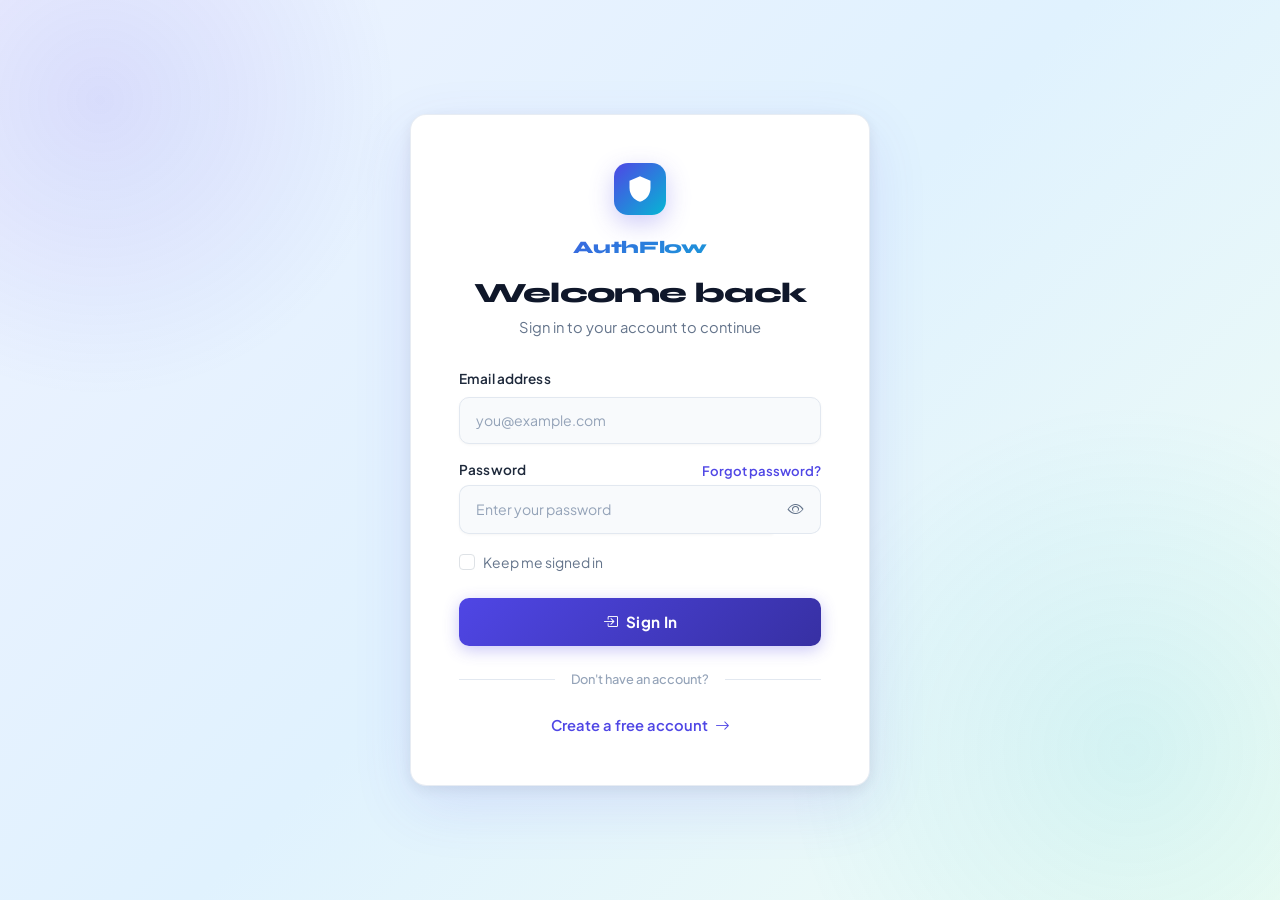
<file: index.html>
<!DOCTYPE html>
<html lang="en">
<head>
  <meta charset="UTF-8" />
  <meta name="viewport" content="width=device-width, initial-scale=1.0" />
  <title>Login – AuthFlow</title>

  <!-- Bootstrap 5 CSS CDN -->
  <link href="https://cdn.jsdelivr.net/npm/bootstrap@5.3.3/dist/css/bootstrap.min.css" rel="stylesheet" />
  <!-- Bootstrap Icons CDN -->
  <link href="https://cdn.jsdelivr.net/npm/bootstrap-icons@1.11.3/font/bootstrap-icons.min.css" rel="stylesheet" />
  <!-- Custom CSS -->
  <link rel="stylesheet" href="styles.css" />
</head>
<body>

<div class="auth-bg">
  <div class="auth-card">

    <!-- Brand -->
    <div class="text-center mb-2">
      <div class="brand-mark mx-auto">
        <svg viewBox="0 0 24 24" xmlns="http://www.w3.org/2000/svg">
          <path d="M12 1L3 5v6c0 5.55 3.84 10.74 9 12 5.16-1.26 9-6.45 9-12V5l-9-4z"/>
        </svg>
      </div>
      <div class="brand-name">AuthFlow</div>
    </div>

    <h1 class="auth-title text-center mt-3">Welcome back</h1>
    <p class="auth-subtitle text-center">Sign in to your account to continue</p>

    <!-- Login Form -->
    <form id="loginForm" novalidate>

      <!-- Email -->
      <div class="mb-3 form-group-animate">
        <label for="email" class="form-label">Email address</label>
        <input
          type="email"
          class="form-control"
          id="email"
          placeholder="you@example.com"
          required
          autocomplete="email"
        />
        <div class="invalid-feedback">Please enter a valid email address.</div>
      </div>

      <!-- Password -->
      <div class="mb-3 form-group-animate">
        <div class="d-flex justify-content-between align-items-center mb-1">
          <label for="password" class="form-label mb-0">Password</label>
          <a href="forgot-password.html" class="auth-link" style="font-size:0.82rem;">Forgot password?</a>
        </div>
        <div class="input-group">
          <input
            type="password"
            class="form-control"
            id="password"
            placeholder="Enter your password"
            required
            autocomplete="current-password"
          />
          <button class="btn btn-outline-secondary" type="button" id="togglePassword" aria-label="Toggle password visibility">
            <i class="bi bi-eye" id="eyeIcon"></i>
          </button>
        </div>
        <div class="invalid-feedback">Password is required.</div>
      </div>

      <!-- Remember Me -->
      <div class="mb-4 form-group-animate">
        <div class="form-check">
          <input class="form-check-input" type="checkbox" id="rememberMe" />
          <label class="form-check-label" for="rememberMe">Keep me signed in</label>
        </div>
      </div>

      <!-- Submit -->
      <div class="form-group-animate">
        <button type="submit" class="btn-primary-custom">
          <i class="bi bi-box-arrow-in-right me-2"></i>Sign In
        </button>
      </div>

    </form>

    <!-- Divider -->
    <div class="auth-divider">
      <span>Don't have an account?</span>
    </div>

    <!-- Register Link -->
    <div class="text-center">
      <a href="register.html" class="auth-link" style="font-size:0.92rem;">
        Create a free account <i class="bi bi-arrow-right ms-1"></i>
      </a>
    </div>

  </div>
</div>

<!-- Bootstrap 5 JS Bundle CDN -->
<script src="https://cdn.jsdelivr.net/npm/bootstrap@5.3.3/dist/js/bootstrap.bundle.min.js"></script>

<script>
  // Password visibility toggle
  const toggleBtn  = document.getElementById('togglePassword');
  const passwordEl = document.getElementById('password');
  const eyeIcon    = document.getElementById('eyeIcon');

  toggleBtn.addEventListener('click', () => {
    const isHidden = passwordEl.type === 'password';
    passwordEl.type = isHidden ? 'text' : 'password';
    eyeIcon.className = isHidden ? 'bi bi-eye-slash' : 'bi bi-eye';
  });

  // Form validation
  const form = document.getElementById('loginForm');
  form.addEventListener('submit', (e) => {
    e.preventDefault();
    if (!form.checkValidity()) {
      form.classList.add('was-validated');
      return;
    }
    // Redirect to dashboard on success
    window.location.href = 'dashboard.html';
  });
</script>

</body>
</html>
</file>
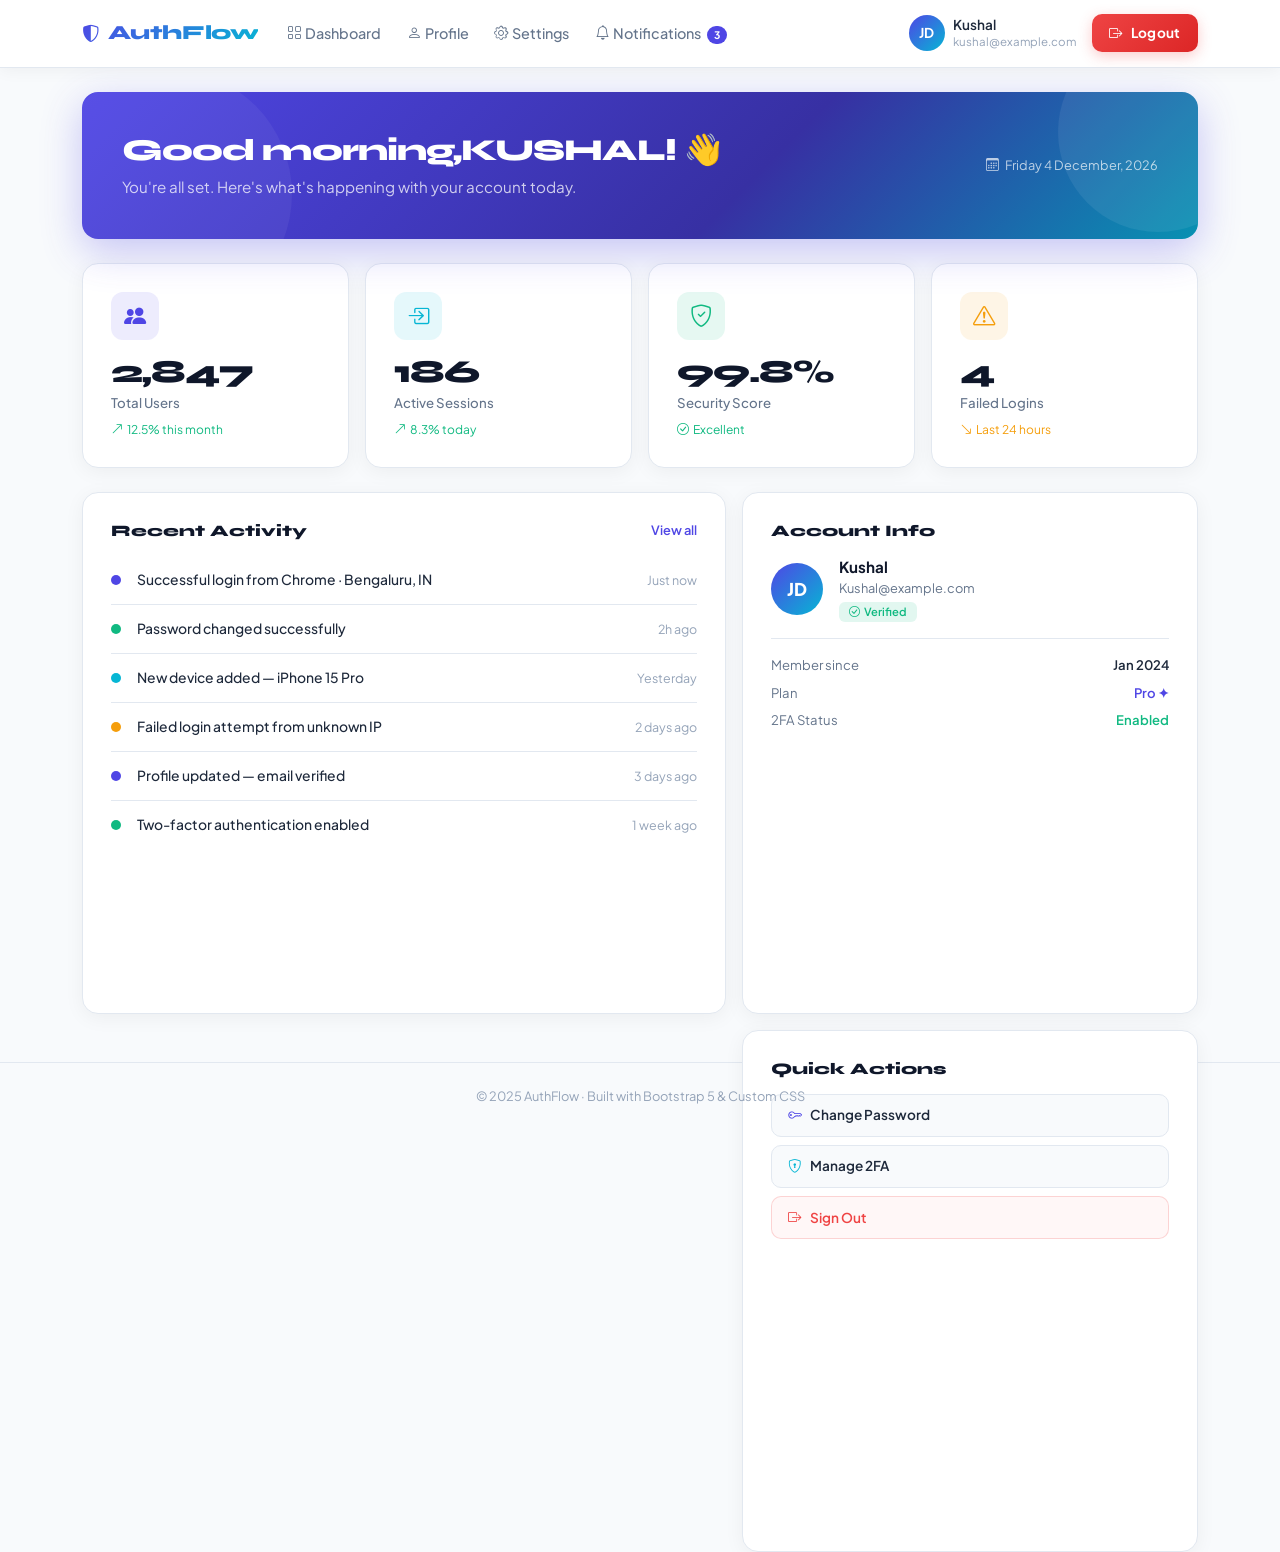
<file: dashboard.html>
<!DOCTYPE html>
<html lang="en">
<head>
  <meta charset="UTF-8" />
  <meta name="viewport" content="width=device-width, initial-scale=1.0" />
  <title>Dashboard – AuthFlow</title>

  <!-- Bootstrap 5 CSS CDN -->
  <link href="https://cdn.jsdelivr.net/npm/bootstrap@5.3.3/dist/css/bootstrap.min.css" rel="stylesheet" />
  <!-- Bootstrap Icons CDN -->
  <link href="https://cdn.jsdelivr.net/npm/bootstrap-icons@1.11.3/font/bootstrap-icons.min.css" rel="stylesheet" />
  <!-- Custom CSS -->
  <link rel="stylesheet" href="styles.css" />
</head>
<body class="dashboard-bg">

<!-- ===== Navbar ===== -->
<nav class="navbar navbar-expand-lg navbar-custom sticky-top">
  <div class="container">

    <!-- Brand -->
    <a class="navbar-brand-custom" href="dashboard.html">
      <i class="bi bi-shield-shaded me-2" style="font-size:1.1rem;"></i>AuthFlow
    </a>

    <!-- Hamburger for mobile -->
    <button
      class="navbar-toggler border-0 shadow-none"
      type="button"
      data-bs-toggle="collapse"
      data-bs-target="#navbarNav"
      aria-controls="navbarNav"
      aria-expanded="false"
      aria-label="Toggle navigation"
    >
      <i class="bi bi-list" style="font-size:1.4rem; color:var(--dark-2);"></i>
    </button>

    <!-- Nav links -->
    <div class="collapse navbar-collapse" id="navbarNav">
      <ul class="navbar-nav me-auto mb-2 mb-lg-0 ms-3">
        <li class="nav-item">
          <a class="nav-link nav-link-custom active" href="dashboard.html">
            <i class="bi bi-grid me-1"></i>Dashboard
          </a>
        </li>
        <li class="nav-item">
          <a class="nav-link nav-link-custom" href="#">
            <i class="bi bi-person me-1"></i>Profile
          </a>
        </li>
        <li class="nav-item">
          <a class="nav-link nav-link-custom" href="#">
            <i class="bi bi-gear me-1"></i>Settings
          </a>
        </li>
        <li class="nav-item">
          <a class="nav-link nav-link-custom" href="#">
            <i class="bi bi-bell me-1"></i>Notifications
            <span class="badge rounded-pill ms-1" style="background:var(--primary); font-size:0.65rem;">3</span>
          </a>
        </li>
      </ul>

      <!-- Right side -->
      <div class="d-flex align-items-center gap-3">
        <!-- Avatar -->
        <div class="d-flex align-items-center gap-2">
          <div style="
            width: 36px; height: 36px;
            background: linear-gradient(135deg, var(--primary), var(--accent));
            border-radius: 50%;
            display: flex; align-items: center; justify-content: center;
            color: white; font-weight: 700; font-size: 0.85rem;
          ">JD</div>
          <div class="d-none d-md-block">
            <div style="font-size:0.85rem; font-weight:600; color:var(--dark-2); line-height:1.2;">Kushal</div>
            <div style="font-size:0.72rem; color:var(--gray-light);">kushal@example.com</div>
          </div>
        </div>

        <!-- Logout button -->
        <a href="index.html" class="btn-danger-custom text-decoration-none" style="display:inline-flex; align-items:center; gap:0.45rem; padding:0.55rem 1.1rem; border-radius:var(--radius-sm); font-size:0.85rem;">
          <i class="bi bi-box-arrow-right"></i>
          <span class="d-none d-sm-inline">Logout</span>
        </a>
      </div>
    </div>

  </div>
</nav>

<!-- ===== Main Content ===== -->
<main class="container py-4">

  <!-- Welcome hero -->
  <div class="welcome-hero mb-4">
    <div class="row align-items-center">
      <div class="col-lg-8">
        <h2 class="mb-2">Good morning,KUSHAL! 👋</h2>
        <p class="mb-0 opacity-75">
          You're all set. Here's what's happening with your account today.
        </p>
      </div>
      <div class="col-lg-4 text-lg-end mt-3 mt-lg-0">
        <div style="font-size:0.8rem; opacity:0.7; position:relative; z-index:1;">
          <i class="bi bi-calendar3 me-1"></i>
          <span id="currentDate"></span>
        </div>
      </div>
    </div>
  </div>

  <!-- Stats row -->
  <div class="row g-3 mb-4">

    <div class="col-6 col-lg-3">
      <div class="dash-card">
        <div class="icon-wrap icon-indigo">
          <i class="bi bi-people-fill" style="color:var(--primary);"></i>
        </div>
        <div class="dash-stat">2,847</div>
        <div class="dash-label">Total Users</div>
        <div class="mt-2" style="font-size:0.75rem; color:var(--success);">
          <i class="bi bi-arrow-up-right me-1"></i>12.5% this month
        </div>
      </div>
    </div>

    <div class="col-6 col-lg-3">
      <div class="dash-card">
        <div class="icon-wrap icon-cyan">
          <i class="bi bi-box-arrow-in-right" style="color:var(--accent);"></i>
        </div>
        <div class="dash-stat">186</div>
        <div class="dash-label">Active Sessions</div>
        <div class="mt-2" style="font-size:0.75rem; color:var(--success);">
          <i class="bi bi-arrow-up-right me-1"></i>8.3% today
        </div>
      </div>
    </div>

    <div class="col-6 col-lg-3">
      <div class="dash-card">
        <div class="icon-wrap icon-green">
          <i class="bi bi-shield-check" style="color:var(--success);"></i>
        </div>
        <div class="dash-stat">99.8%</div>
        <div class="dash-label">Security Score</div>
        <div class="mt-2" style="font-size:0.75rem; color:var(--success);">
          <i class="bi bi-check-circle me-1"></i>Excellent
        </div>
      </div>
    </div>

    <div class="col-6 col-lg-3">
      <div class="dash-card">
        <div class="icon-wrap icon-amber">
          <i class="bi bi-exclamation-triangle" style="color:var(--warning);"></i>
        </div>
        <div class="dash-stat">4</div>
        <div class="dash-label">Failed Logins</div>
        <div class="mt-2" style="font-size:0.75rem; color:var(--warning);">
          <i class="bi bi-arrow-down-right me-1"></i>Last 24 hours
        </div>
      </div>
    </div>

  </div>

  <!-- Activity + Quick actions -->
  <div class="row g-3">

    <!-- Recent activity -->
    <div class="col-lg-7">
      <div class="dash-card">
        <div class="d-flex justify-content-between align-items-center mb-3">
          <h5 style="font-family:'Syne',sans-serif; font-weight:800; font-size:1rem; color:var(--dark); margin:0;">
            Recent Activity
          </h5>
          <a href="#" class="auth-link" style="font-size:0.8rem;">View all</a>
        </div>

        <div class="activity-item">
          <div class="activity-dot dot-primary"></div>
          <div class="activity-text">Successful login from Chrome · Bengaluru, IN</div>
          <div class="activity-time">Just now</div>
        </div>
        <div class="activity-item">
          <div class="activity-dot dot-success"></div>
          <div class="activity-text">Password changed successfully</div>
          <div class="activity-time">2h ago</div>
        </div>
        <div class="activity-item">
          <div class="activity-dot dot-accent"></div>
          <div class="activity-text">New device added — iPhone 15 Pro</div>
          <div class="activity-time">Yesterday</div>
        </div>
        <div class="activity-item">
          <div class="activity-dot dot-warning"></div>
          <div class="activity-text">Failed login attempt from unknown IP</div>
          <div class="activity-time">2 days ago</div>
        </div>
        <div class="activity-item">
          <div class="activity-dot dot-primary"></div>
          <div class="activity-text">Profile updated — email verified</div>
          <div class="activity-time">3 days ago</div>
        </div>
        <div class="activity-item">
          <div class="activity-dot dot-success"></div>
          <div class="activity-text">Two-factor authentication enabled</div>
          <div class="activity-time">1 week ago</div>
        </div>

      </div>
    </div>

    <!-- Quick actions + account info -->
    <div class="col-lg-5">

      <!-- Account info card -->
      <div class="dash-card mb-3">
        <h5 style="font-family:'Syne',sans-serif; font-weight:800; font-size:1rem; color:var(--dark); margin-bottom:1rem;">
          Account Info
        </h5>

        <div class="d-flex align-items-center gap-3 mb-3">
          <div style="
            width: 52px; height: 52px;
            background: linear-gradient(135deg, var(--primary), var(--accent));
            border-radius: 50%;
            display: flex; align-items: center; justify-content: center;
            color: white; font-weight: 800; font-size: 1.1rem; flex-shrink:0;
          ">JD</div>
          <div>
            <div style="font-weight:700; color:var(--dark); font-size:0.95rem;">Kushal</div>
            <div style="font-size:0.8rem; color:var(--gray);">Kushal@example.com</div>
            <span class="badge mt-1" style="background:rgba(16,185,129,0.12); color:var(--success); font-size:0.7rem; font-weight:600; border-radius:6px; padding:0.25rem 0.6rem;">
              <i class="bi bi-check-circle me-1"></i>Verified
            </span>
          </div>
        </div>

        <div style="border-top:1px solid var(--border); padding-top:1rem;">
          <div class="d-flex justify-content-between mb-2" style="font-size:0.82rem;">
            <span style="color:var(--gray);">Member since</span>
            <span style="font-weight:600; color:var(--dark-2);">Jan 2024</span>
          </div>
          <div class="d-flex justify-content-between mb-2" style="font-size:0.82rem;">
            <span style="color:var(--gray);">Plan</span>
            <span style="font-weight:600; color:var(--primary);">Pro ✦</span>
          </div>
          <div class="d-flex justify-content-between" style="font-size:0.82rem;">
            <span style="color:var(--gray);">2FA Status</span>
            <span style="font-weight:600; color:var(--success);">Enabled</span>
          </div>
        </div>
      </div>

      <!-- Quick actions card -->
      <div class="dash-card">
        <h5 style="font-family:'Syne',sans-serif; font-weight:800; font-size:1rem; color:var(--dark); margin-bottom:1rem;">
          Quick Actions
        </h5>
        <div class="d-grid gap-2">
          <a href="reset-password.html" class="btn btn-sm text-start" style="
            border:1.5px solid var(--border);
            border-radius:var(--radius-sm);
            padding:0.65rem 1rem;
            font-size:0.85rem;
            font-weight:600;
            color:var(--dark-2);
            background:var(--bg-light);
            transition:var(--transition);
            text-decoration:none;
          " onmouseover="this.style.borderColor='var(--primary)'; this.style.color='var(--primary)'"
             onmouseout="this.style.borderColor='var(--border)'; this.style.color='var(--dark-2)'">
            <i class="bi bi-key me-2" style="color:var(--primary);"></i>Change Password
          </a>
          <a href="#" class="btn btn-sm text-start" style="
            border:1.5px solid var(--border);
            border-radius:var(--radius-sm);
            padding:0.65rem 1rem;
            font-size:0.85rem;
            font-weight:600;
            color:var(--dark-2);
            background:var(--bg-light);
            transition:var(--transition);
            text-decoration:none;
          " onmouseover="this.style.borderColor='var(--primary)'; this.style.color='var(--primary)'"
             onmouseout="this.style.borderColor='var(--border)'; this.style.color='var(--dark-2)'">
            <i class="bi bi-shield-lock me-2" style="color:var(--accent);"></i>Manage 2FA
          </a>
          <a href="index.html" class="btn btn-sm text-start" style="
            border:1.5px solid rgba(239,68,68,0.2);
            border-radius:var(--radius-sm);
            padding:0.65rem 1rem;
            font-size:0.85rem;
            font-weight:600;
            color:var(--danger);
            background:rgba(239,68,68,0.04);
            transition:var(--transition);
            text-decoration:none;
          " onmouseover="this.style.borderColor='var(--danger)'; this.style.background='rgba(239,68,68,0.08)'"
             onmouseout="this.style.borderColor='rgba(239,68,68,0.2)'; this.style.background='rgba(239,68,68,0.04)'">
            <i class="bi bi-box-arrow-right me-2"></i>Sign Out
          </a>
        </div>
      </div>

    </div>
  </div>

</main>

<!-- Footer -->
<footer class="text-center py-4 mt-4" style="border-top:1px solid var(--border); font-size:0.8rem; color:var(--gray-light);">
  © 2025 AuthFlow · Built with Bootstrap 5 &amp; Custom CSS
</footer>

<!-- Bootstrap 5 JS Bundle CDN -->
<script src="https://cdn.jsdelivr.net/npm/bootstrap@5.3.3/dist/js/bootstrap.bundle.min.js"></script>

<script>
  // Display current date
  const dateEl = document.getElementById('currentDate');
  const now = new Date();
  dateEl.textContent = now.toLocaleDateString('en-IN', {
    weekday: 'long', year: 'numeric', month: 'long', day: 'numeric'
  });
</script>

</body>
</html>
</file>
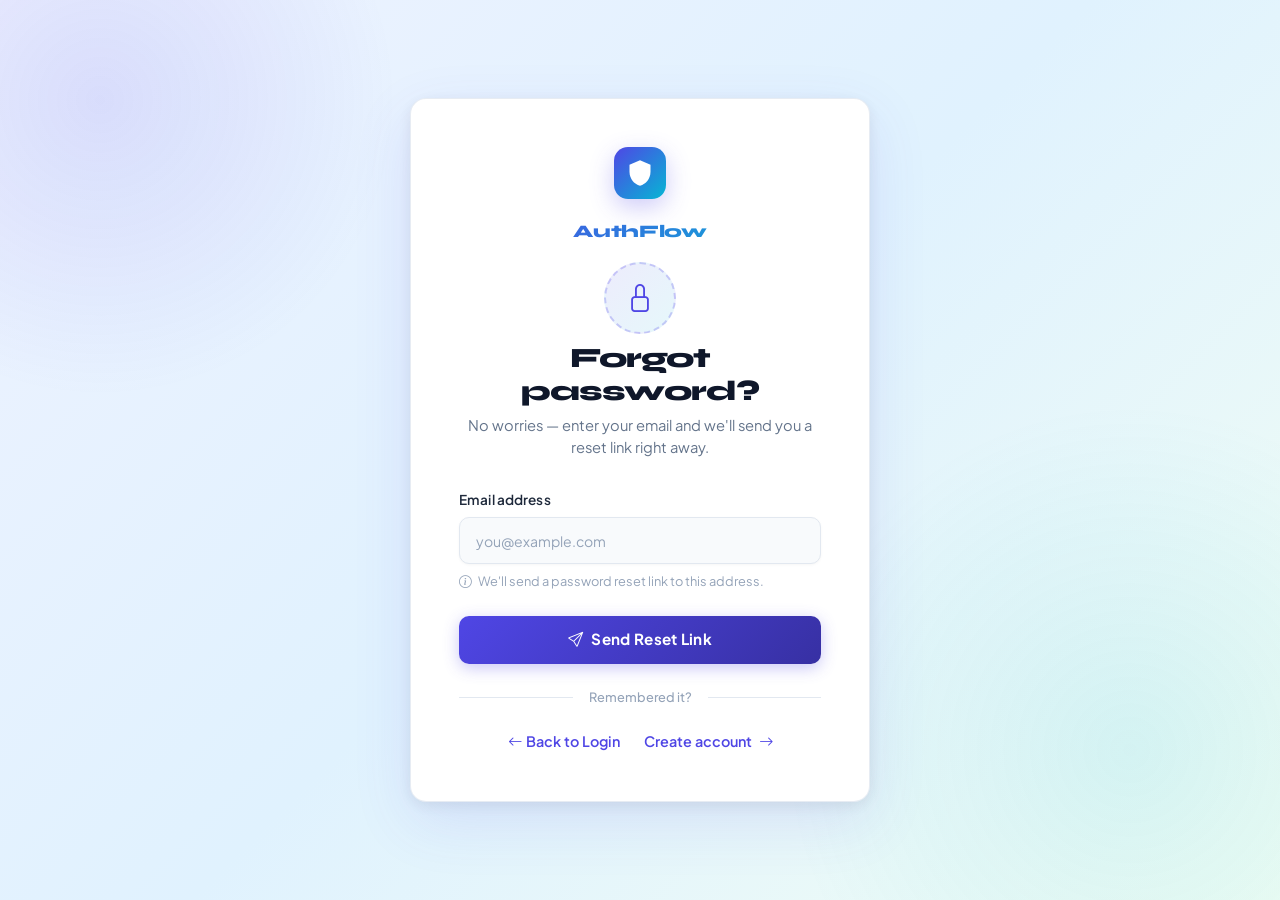
<file: forgot-password.html>
<!DOCTYPE html>
<html lang="en">
<head>
  <meta charset="UTF-8" />
  <meta name="viewport" content="width=device-width, initial-scale=1.0" />
  <title>Forgot Password – AuthFlow</title>

  <!-- Bootstrap 5 CSS CDN -->
  <link href="https://cdn.jsdelivr.net/npm/bootstrap@5.3.3/dist/css/bootstrap.min.css" rel="stylesheet" />
  <!-- Bootstrap Icons CDN -->
  <link href="https://cdn.jsdelivr.net/npm/bootstrap-icons@1.11.3/font/bootstrap-icons.min.css" rel="stylesheet" />
  <!-- Custom CSS -->
  <link rel="stylesheet" href="styles.css" />
</head>
<body>

<div class="auth-bg">
  <div class="auth-card">

    <!-- Brand -->
    <div class="text-center mb-2">
      <div class="brand-mark mx-auto">
        <svg viewBox="0 0 24 24" xmlns="http://www.w3.org/2000/svg">
          <path d="M12 1L3 5v6c0 5.55 3.84 10.74 9 12 5.16-1.26 9-6.45 9-12V5l-9-4z"/>
        </svg>
      </div>
      <div class="brand-name">AuthFlow</div>
    </div>

    <!-- Icon illustration -->
    <div class="text-center mt-3 mb-2">
      <div style="
        width: 72px; height: 72px;
        background: linear-gradient(135deg, rgba(79,70,229,0.10), rgba(6,182,212,0.10));
        border-radius: 50%;
        display: inline-flex;
        align-items: center;
        justify-content: center;
        border: 2px dashed rgba(79,70,229,0.25);
      ">
        <i class="bi bi-lock" style="font-size: 1.75rem; color: var(--primary);"></i>
      </div>
    </div>

    <h1 class="auth-title text-center">Forgot password?</h1>
    <p class="auth-subtitle text-center">
      No worries — enter your email and we'll send you a reset link right away.
    </p>

    <!-- Success message (hidden by default) -->
    <div id="successMsg" class="auth-alert alert alert-success d-none" role="alert">
      <i class="bi bi-check-circle-fill"></i>
      <div>
        <strong>Email sent!</strong> Check your inbox for the reset link.
      </div>
    </div>

    <!-- Forgot Password Form -->
    <form id="forgotForm" novalidate>

      <!-- Email -->
      <div class="mb-4 form-group-animate">
        <label for="email" class="form-label">Email address</label>
        <input
          type="email"
          class="form-control"
          id="email"
          placeholder="you@example.com"
          required
          autocomplete="email"
        />
        <div class="invalid-feedback">Please enter a valid email address.</div>
        <div class="mt-2" style="font-size:0.8rem; color: var(--gray-light);">
          <i class="bi bi-info-circle me-1"></i>
          We'll send a password reset link to this address.
        </div>
      </div>

      <!-- Submit -->
      <div class="form-group-animate">
        <button type="submit" class="btn-primary-custom" id="submitBtn">
          <i class="bi bi-send me-2"></i>Send Reset Link
        </button>
      </div>

    </form>

    <!-- Navigation links -->
    <div class="auth-divider"><span>Remembered it?</span></div>

    <div class="text-center d-flex justify-content-center gap-4">
      <a href="index.html" class="auth-link" style="font-size:0.9rem;">
        <i class="bi bi-arrow-left me-1"></i>Back to Login
      </a>
      <a href="register.html" class="auth-link" style="font-size:0.9rem;">
        Create account <i class="bi bi-arrow-right ms-1"></i>
      </a>
    </div>

  </div>
</div>

<!-- Bootstrap 5 JS Bundle CDN -->
<script src="https://cdn.jsdelivr.net/npm/bootstrap@5.3.3/dist/js/bootstrap.bundle.min.js"></script>

<script>
  const form      = document.getElementById('forgotForm');
  const successMsg = document.getElementById('successMsg');
  const submitBtn  = document.getElementById('submitBtn');

  form.addEventListener('submit', (e) => {
    e.preventDefault();
    if (!form.checkValidity()) {
      form.classList.add('was-validated');
      return;
    }

    // Simulate sending email
    submitBtn.disabled = true;
    submitBtn.innerHTML = '<span class="spinner-border spinner-border-sm me-2" role="status"></span>Sending…';

    setTimeout(() => {
      form.classList.add('d-none');
      successMsg.classList.remove('d-none');
    }, 1500);
  });
</script>

</body>
</html>
</file>
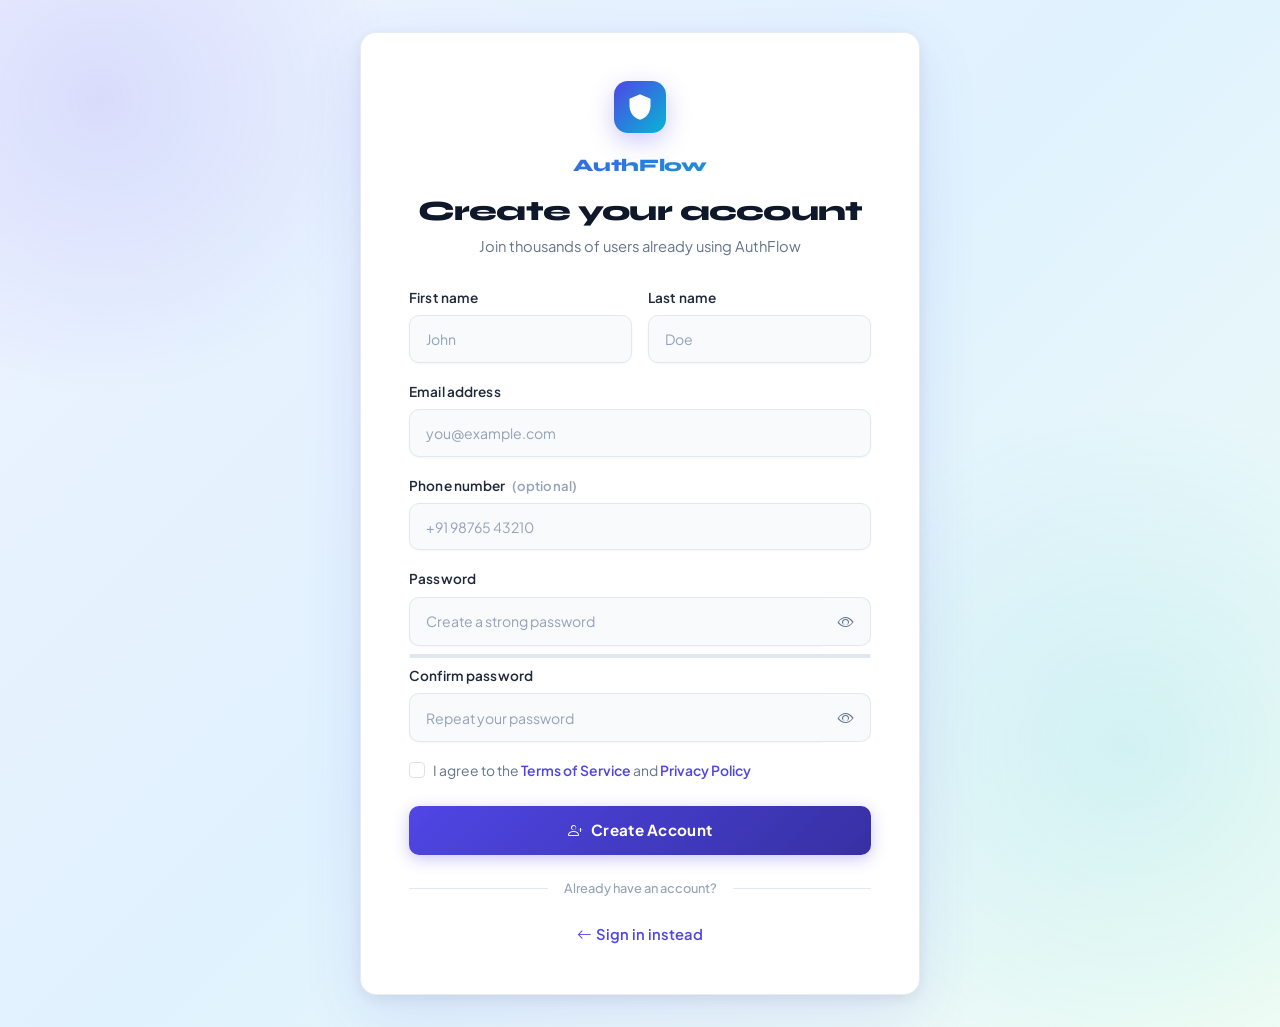
<file: register.html>
<!DOCTYPE html>
<html lang="en">
<head>
  <meta charset="UTF-8" />
  <meta name="viewport" content="width=device-width, initial-scale=1.0" />
  <title>Register – AuthFlow</title>

  <!-- Bootstrap 5 CSS CDN -->
  <link href="https://cdn.jsdelivr.net/npm/bootstrap@5.3.3/dist/css/bootstrap.min.css" rel="stylesheet" />
  <!-- Bootstrap Icons CDN -->
  <link href="https://cdn.jsdelivr.net/npm/bootstrap-icons@1.11.3/font/bootstrap-icons.min.css" rel="stylesheet" />
  <!-- Custom CSS -->
  <link rel="stylesheet" href="styles.css" />
</head>
<body>

<div class="auth-bg">
  <div class="auth-card wide">

    <!-- Brand -->
    <div class="text-center mb-2">
      <div class="brand-mark mx-auto">
        <svg viewBox="0 0 24 24" xmlns="http://www.w3.org/2000/svg">
          <path d="M12 1L3 5v6c0 5.55 3.84 10.74 9 12 5.16-1.26 9-6.45 9-12V5l-9-4z"/>
        </svg>
      </div>
      <div class="brand-name">AuthFlow</div>
    </div>

    <h1 class="auth-title text-center mt-3">Create your account</h1>
    <p class="auth-subtitle text-center">Join thousands of users already using AuthFlow</p>

    <!-- Registration Form -->
    <form id="registerForm" novalidate>

      <!-- Name row -->
      <div class="row g-3 mb-3">
        <div class="col-sm-6 form-group-animate">
          <label for="firstName" class="form-label">First name</label>
          <input
            type="text"
            class="form-control"
            id="firstName"
            placeholder="John"
            required
            autocomplete="given-name"
          />
          <div class="invalid-feedback">First name is required.</div>
        </div>
        <div class="col-sm-6 form-group-animate">
          <label for="lastName" class="form-label">Last name</label>
          <input
            type="text"
            class="form-control"
            id="lastName"
            placeholder="Doe"
            required
            autocomplete="family-name"
          />
          <div class="invalid-feedback">Last name is required.</div>
        </div>
      </div>

      <!-- Email -->
      <div class="mb-3 form-group-animate">
        <label for="email" class="form-label">Email address</label>
        <input
          type="email"
          class="form-control"
          id="email"
          placeholder="you@example.com"
          required
          autocomplete="email"
        />
        <div class="invalid-feedback">Please enter a valid email address.</div>
      </div>

      <!-- Phone (optional) -->
      <div class="mb-3 form-group-animate">
        <label for="phone" class="form-label">
          Phone number <span class="text-muted-sm ms-1">(optional)</span>
        </label>
        <input
          type="tel"
          class="form-control"
          id="phone"
          placeholder="+91 98765 43210"
          autocomplete="tel"
        />
      </div>

      <!-- Password -->
      <div class="mb-1 form-group-animate">
        <label for="password" class="form-label">Password</label>
        <div class="input-group">
          <input
            type="password"
            class="form-control"
            id="password"
            placeholder="Create a strong password"
            required
            autocomplete="new-password"
            minlength="8"
          />
          <button class="btn btn-outline-secondary" type="button" id="togglePwd" aria-label="Toggle password">
            <i class="bi bi-eye" id="eyeIcon1"></i>
          </button>
        </div>
        <div class="invalid-feedback">Password must be at least 8 characters.</div>
        <!-- Strength meter -->
        <div class="strength-meter mt-2">
          <div class="strength-bar" id="strengthBar"></div>
        </div>
        <div class="strength-text" id="strengthText" style="color: var(--gray-light);"></div>
      </div>

      <!-- Confirm Password -->
      <div class="mb-3 form-group-animate">
        <label for="confirmPassword" class="form-label">Confirm password</label>
        <div class="input-group">
          <input
            type="password"
            class="form-control"
            id="confirmPassword"
            placeholder="Repeat your password"
            required
            autocomplete="new-password"
          />
          <button class="btn btn-outline-secondary" type="button" id="togglePwd2" aria-label="Toggle confirm password">
            <i class="bi bi-eye" id="eyeIcon2"></i>
          </button>
        </div>
        <div class="invalid-feedback" id="confirmFeedback">Passwords do not match.</div>
      </div>

      <!-- Terms -->
      <div class="mb-4 form-group-animate">
        <div class="form-check">
          <input class="form-check-input" type="checkbox" id="agreeTerms" required />
          <label class="form-check-label" for="agreeTerms">
            I agree to the
            <a href="#" class="auth-link">Terms of Service</a> and
            <a href="#" class="auth-link">Privacy Policy</a>
          </label>
          <div class="invalid-feedback">You must agree before submitting.</div>
        </div>
      </div>

      <!-- Submit -->
      <div class="form-group-animate">
        <button type="submit" class="btn-primary-custom">
          <i class="bi bi-person-plus me-2"></i>Create Account
        </button>
      </div>

    </form>

    <!-- Login link -->
    <div class="auth-divider"><span>Already have an account?</span></div>
    <div class="text-center">
      <a href="index.html" class="auth-link" style="font-size:0.92rem;">
        <i class="bi bi-arrow-left me-1"></i>Sign in instead
      </a>
    </div>

  </div>
</div>

<!-- Bootstrap 5 JS Bundle CDN -->
<script src="https://cdn.jsdelivr.net/npm/bootstrap@5.3.3/dist/js/bootstrap.bundle.min.js"></script>

<script>
  // Password toggles
  function makeToggle(btnId, inputId, iconId) {
    document.getElementById(btnId).addEventListener('click', () => {
      const inp = document.getElementById(inputId);
      const ic  = document.getElementById(iconId);
      inp.type  = inp.type === 'password' ? 'text' : 'password';
      ic.className = inp.type === 'text' ? 'bi bi-eye-slash' : 'bi bi-eye';
    });
  }
  makeToggle('togglePwd',  'password',        'eyeIcon1');
  makeToggle('togglePwd2', 'confirmPassword', 'eyeIcon2');

  // Password strength meter
  const pwdInput     = document.getElementById('password');
  const strengthBar  = document.getElementById('strengthBar');
  const strengthText = document.getElementById('strengthText');

  pwdInput.addEventListener('input', () => {
    const val = pwdInput.value;
    let score = 0;
    if (val.length >= 8)  score++;
    if (/[A-Z]/.test(val)) score++;
    if (/[0-9]/.test(val)) score++;
    if (/[^A-Za-z0-9]/.test(val)) score++;

    const levels = [
      { pct: '0%',   color: '',                    label: '' },
      { pct: '25%',  color: 'var(--danger)',        label: 'Weak' },
      { pct: '50%',  color: 'var(--warning)',       label: 'Fair' },
      { pct: '75%',  color: 'var(--accent)',        label: 'Good' },
      { pct: '100%', color: 'var(--success)',       label: 'Strong' },
    ];

    const l = levels[score];
    strengthBar.style.width    = val.length === 0 ? '0%' : l.pct;
    strengthBar.style.background = l.color;
    strengthText.textContent   = val.length === 0 ? '' : l.label;
    strengthText.style.color   = l.color;
  });

  // Form validation
  const form = document.getElementById('registerForm');
  form.addEventListener('submit', (e) => {
    e.preventDefault();
    const pwd  = document.getElementById('password').value;
    const cpwd = document.getElementById('confirmPassword').value;
    const cfEl = document.getElementById('confirmPassword');

    if (pwd !== cpwd) {
      cfEl.setCustomValidity('Passwords do not match');
    } else {
      cfEl.setCustomValidity('');
    }

    if (!form.checkValidity()) {
      form.classList.add('was-validated');
      return;
    }
    // Redirect to dashboard on success
    window.location.href = 'dashboard.html';
  });
</script>

</body>
</html>
</file>
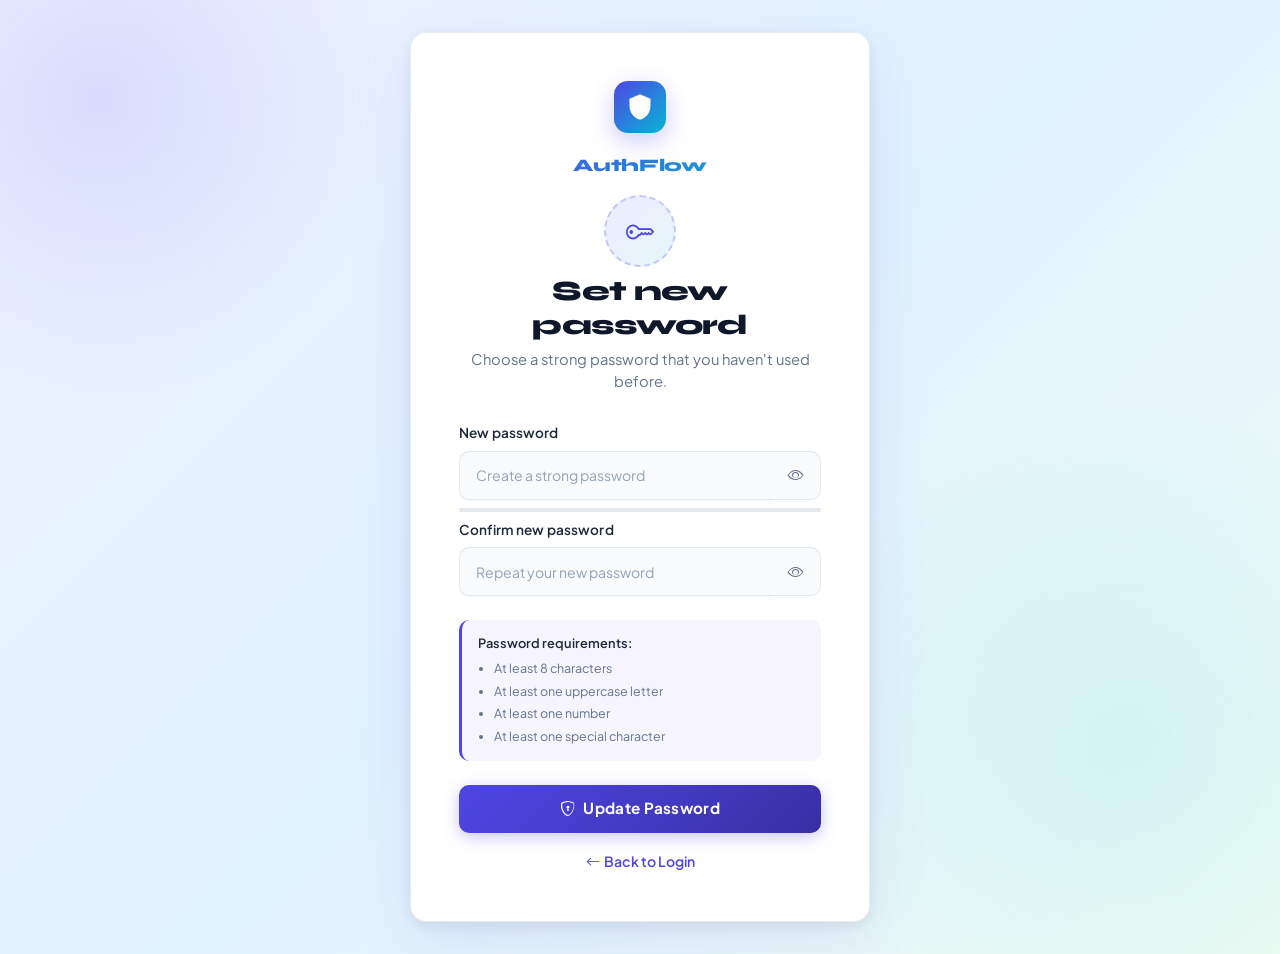
<file: reset-password.html>
<!DOCTYPE html>
<html lang="en">
<head>
  <meta charset="UTF-8" />
  <meta name="viewport" content="width=device-width, initial-scale=1.0" />
  <title>Reset Password – AuthFlow</title>

  <!-- Bootstrap 5 CSS CDN -->
  <link href="https://cdn.jsdelivr.net/npm/bootstrap@5.3.3/dist/css/bootstrap.min.css" rel="stylesheet" />
  <!-- Bootstrap Icons CDN -->
  <link href="https://cdn.jsdelivr.net/npm/bootstrap-icons@1.11.3/font/bootstrap-icons.min.css" rel="stylesheet" />
  <!-- Custom CSS -->
  <link rel="stylesheet" href="styles.css" />
</head>
<body>

<div class="auth-bg">
  <div class="auth-card">

    <!-- Brand -->
    <div class="text-center mb-2">
      <div class="brand-mark mx-auto">
        <svg viewBox="0 0 24 24" xmlns="http://www.w3.org/2000/svg">
          <path d="M12 1L3 5v6c0 5.55 3.84 10.74 9 12 5.16-1.26 9-6.45 9-12V5l-9-4z"/>
        </svg>
      </div>
      <div class="brand-name">AuthFlow</div>
    </div>

    <!-- Icon illustration -->
    <div class="text-center mt-3 mb-2">
      <div style="
        width: 72px; height: 72px;
        background: linear-gradient(135deg, rgba(79,70,229,0.10), rgba(6,182,212,0.10));
        border-radius: 50%;
        display: inline-flex;
        align-items: center;
        justify-content: center;
        border: 2px dashed rgba(79,70,229,0.25);
      ">
        <i class="bi bi-key" style="font-size: 1.75rem; color: var(--primary);"></i>
      </div>
    </div>

    <h1 class="auth-title text-center">Set new password</h1>
    <p class="auth-subtitle text-center">
      Choose a strong password that you haven't used before.
    </p>

    <!-- Success state (hidden initially) -->
    <div id="successState" class="d-none text-center">
      <div style="
        width: 80px; height: 80px;
        background: rgba(16,185,129,0.10);
        border-radius: 50%;
        display: inline-flex;
        align-items: center;
        justify-content: center;
        margin-bottom: 1.25rem;
        border: 2px solid rgba(16,185,129,0.30);
      ">
        <i class="bi bi-check-lg" style="font-size: 2rem; color: var(--success);"></i>
      </div>
      <h2 class="auth-title text-center">Password updated!</h2>
      <p class="auth-subtitle text-center mb-4">Your password has been changed successfully.</p>
      <a href="index.html" class="btn-primary-custom text-decoration-none" style="display:inline-flex; align-items:center; justify-content:center; gap:0.5rem;">
        <i class="bi bi-box-arrow-in-right"></i> Back to Login
      </a>
    </div>

    <!-- Reset Form -->
    <form id="resetForm" novalidate>

      <!-- New Password -->
      <div class="mb-1 form-group-animate">
        <label for="newPassword" class="form-label">New password</label>
        <div class="input-group">
          <input
            type="password"
            class="form-control"
            id="newPassword"
            placeholder="Create a strong password"
            required
            autocomplete="new-password"
            minlength="8"
          />
          <button class="btn btn-outline-secondary" type="button" id="togglePwd1" aria-label="Toggle password">
            <i class="bi bi-eye" id="eyeIcon1"></i>
          </button>
        </div>
        <div class="invalid-feedback">Password must be at least 8 characters.</div>
        <!-- Strength meter -->
        <div class="strength-meter mt-2">
          <div class="strength-bar" id="strengthBar"></div>
        </div>
        <div class="strength-text" id="strengthText" style="color: var(--gray-light);"></div>
      </div>

      <!-- Confirm Password -->
      <div class="mb-4 form-group-animate">
        <label for="confirmPassword" class="form-label">Confirm new password</label>
        <div class="input-group">
          <input
            type="password"
            class="form-control"
            id="confirmPassword"
            placeholder="Repeat your new password"
            required
            autocomplete="new-password"
          />
          <button class="btn btn-outline-secondary" type="button" id="togglePwd2" aria-label="Toggle confirm password">
            <i class="bi bi-eye" id="eyeIcon2"></i>
          </button>
        </div>
        <div class="invalid-feedback" id="confirmFeedback">Passwords do not match.</div>
      </div>

      <!-- Password requirements hint -->
      <div class="mb-4" style="
        background: rgba(79,70,229,0.05);
        border-radius: var(--radius-sm);
        padding: 0.85rem 1rem;
        border-left: 3px solid var(--primary);
      ">
        <p class="mb-1" style="font-size:0.8rem; font-weight:600; color:var(--dark-2);">Password requirements:</p>
        <ul class="mb-0 ps-3" style="font-size:0.78rem; color:var(--gray); line-height:1.8;">
          <li id="req-length">At least 8 characters</li>
          <li id="req-upper">At least one uppercase letter</li>
          <li id="req-number">At least one number</li>
          <li id="req-special">At least one special character</li>
        </ul>
      </div>

      <!-- Submit -->
      <div class="form-group-animate">
        <button type="submit" class="btn-primary-custom">
          <i class="bi bi-shield-lock me-2"></i>Update Password
        </button>
      </div>

    </form>

    <!-- Back link -->
    <div class="text-center mt-3">
      <a href="index.html" class="auth-link" style="font-size:0.88rem;">
        <i class="bi bi-arrow-left me-1"></i>Back to Login
      </a>
    </div>

  </div>
</div>

<!-- Bootstrap 5 JS Bundle CDN -->
<script src="https://cdn.jsdelivr.net/npm/bootstrap@5.3.3/dist/js/bootstrap.bundle.min.js"></script>

<script>
  // Password toggles
  function makeToggle(btnId, inputId, iconId) {
    document.getElementById(btnId).addEventListener('click', () => {
      const inp = document.getElementById(inputId);
      const ic  = document.getElementById(iconId);
      inp.type  = inp.type === 'password' ? 'text' : 'password';
      ic.className = inp.type === 'text' ? 'bi bi-eye-slash' : 'bi bi-eye';
    });
  }
  makeToggle('togglePwd1', 'newPassword',     'eyeIcon1');
  makeToggle('togglePwd2', 'confirmPassword', 'eyeIcon2');

  // Strength meter
  const pwdInput     = document.getElementById('newPassword');
  const strengthBar  = document.getElementById('strengthBar');
  const strengthText = document.getElementById('strengthText');

  const reqLength  = document.getElementById('req-length');
  const reqUpper   = document.getElementById('req-upper');
  const reqNumber  = document.getElementById('req-number');
  const reqSpecial = document.getElementById('req-special');

  function checkReq(el, passed) {
    el.style.color = passed ? 'var(--success)' : 'var(--gray)';
    el.innerHTML = (passed ? '✓ ' : '') + el.textContent.replace(/^✓ /, '');
  }

  pwdInput.addEventListener('input', () => {
    const val = pwdInput.value;
    const hasLen     = val.length >= 8;
    const hasUpper   = /[A-Z]/.test(val);
    const hasNum     = /[0-9]/.test(val);
    const hasSpecial = /[^A-Za-z0-9]/.test(val);

    checkReq(reqLength,  hasLen);
    checkReq(reqUpper,   hasUpper);
    checkReq(reqNumber,  hasNum);
    checkReq(reqSpecial, hasSpecial);

    let score = [hasLen, hasUpper, hasNum, hasSpecial].filter(Boolean).length;

    const levels = [
      { pct: '0%',   color: '',               label: '' },
      { pct: '25%',  color: 'var(--danger)',  label: 'Weak' },
      { pct: '50%',  color: 'var(--warning)', label: 'Fair' },
      { pct: '75%',  color: 'var(--accent)',  label: 'Good' },
      { pct: '100%', color: 'var(--success)', label: 'Strong' },
    ];
    const l = levels[score];
    strengthBar.style.width      = val.length === 0 ? '0%' : l.pct;
    strengthBar.style.background = l.color;
    strengthText.textContent     = val.length === 0 ? '' : l.label;
    strengthText.style.color     = l.color;
  });

  // Form validation & submit
  const form        = document.getElementById('resetForm');
  const successState = document.getElementById('successState');

  form.addEventListener('submit', (e) => {
    e.preventDefault();
    const pwd  = document.getElementById('newPassword').value;
    const cpwd = document.getElementById('confirmPassword').value;
    const cfEl = document.getElementById('confirmPassword');

    if (pwd !== cpwd) {
      cfEl.setCustomValidity('Passwords do not match');
    } else {
      cfEl.setCustomValidity('');
    }

    if (!form.checkValidity()) {
      form.classList.add('was-validated');
      return;
    }

    // Show success state
    form.classList.add('d-none');
    successState.classList.remove('d-none');
  });
</script>

</body>
</html>
</file>
<file: styles.css>
/* =============================================
   Authentication System - Custom Styles
   CampusPe Assignment | Bootstrap 5 + Custom CSS
   ============================================= */

/* Google Fonts */
@import url('https://fonts.googleapis.com/css2?family=Plus+Jakarta+Sans:wght@300;400;500;600;700;800&family=Syne:wght@700;800&display=swap');

/* ---- CSS Variables / Color Scheme ---- */
:root {
  --primary:        #4F46E5;
  --primary-dark:   #3730A3;
  --primary-light:  #818CF8;
  --accent:         #06B6D4;
  --accent-dark:    #0891B2;
  --success:        #10B981;
  --danger:         #EF4444;
  --warning:        #F59E0B;
  --dark:           #0F172A;
  --dark-2:         #1E293B;
  --gray:           #64748B;
  --gray-light:     #94A3B8;
  --border:         #E2E8F0;
  --bg-light:       #F8FAFC;
  --white:          #FFFFFF;
  --card-shadow:    0 20px 60px rgba(79, 70, 229, 0.12), 0 4px 16px rgba(0,0,0,0.08);
  --card-shadow-hover: 0 28px 72px rgba(79, 70, 229, 0.18), 0 8px 24px rgba(0,0,0,0.10);
  --radius:         16px;
  --radius-sm:      10px;
  --transition:     all 0.3s cubic-bezier(0.4, 0, 0.2, 1);
}

/* ---- Base Reset ---- */
*,
*::before,
*::after {
  box-sizing: border-box;
}

body {
  font-family: 'Plus Jakarta Sans', sans-serif;
  background: var(--bg-light);
  color: var(--dark);
  min-height: 100vh;
  margin: 0;
}

/* ---- Background Gradient ---- */
.auth-bg {
  min-height: 100vh;
  background: linear-gradient(135deg, #EEF2FF 0%, #E0F2FE 50%, #F0FDF4 100%);
  position: relative;
  overflow: hidden;
  display: flex;
  align-items: center;
  justify-content: center;
  padding: 2rem 1rem;
}

/* Decorative blobs */
.auth-bg::before {
  content: '';
  position: fixed;
  top: -200px;
  left: -200px;
  width: 600px;
  height: 600px;
  background: radial-gradient(circle, rgba(79,70,229,0.12) 0%, transparent 70%);
  border-radius: 50%;
  pointer-events: none;
  z-index: 0;
}

.auth-bg::after {
  content: '';
  position: fixed;
  bottom: -200px;
  right: -200px;
  width: 700px;
  height: 700px;
  background: radial-gradient(circle, rgba(6,182,212,0.10) 0%, transparent 70%);
  border-radius: 50%;
  pointer-events: none;
  z-index: 0;
}

/* ---- Auth Card ---- */
.auth-card {
  background: var(--white);
  border-radius: var(--radius);
  box-shadow: var(--card-shadow);
  border: 1px solid rgba(226, 232, 240, 0.8);
  padding: 2.75rem 2.5rem;
  width: 100%;
  max-width: 460px;
  position: relative;
  z-index: 1;
  animation: cardReveal 0.6s cubic-bezier(0.4, 0, 0.2, 1) both;
  transition: var(--transition);
}

.auth-card:hover {
  box-shadow: var(--card-shadow-hover);
  transform: translateY(-2px);
}

@keyframes cardReveal {
  from {
    opacity: 0;
    transform: translateY(24px) scale(0.97);
  }
  to {
    opacity: 1;
    transform: translateY(0) scale(1);
  }
}

/* Wide card for registration */
.auth-card.wide {
  max-width: 560px;
}

/* ---- Brand / Logo ---- */
.brand-mark {
  display: inline-flex;
  align-items: center;
  justify-content: center;
  width: 52px;
  height: 52px;
  background: linear-gradient(135deg, var(--primary), var(--accent));
  border-radius: 14px;
  margin-bottom: 1.25rem;
  box-shadow: 0 8px 24px rgba(79,70,229,0.28);
}

.brand-mark svg {
  width: 28px;
  height: 28px;
  fill: white;
}

.brand-name {
  font-family: 'Syne', sans-serif;
  font-weight: 800;
  font-size: 1.1rem;
  letter-spacing: -0.02em;
  background: linear-gradient(135deg, var(--primary), var(--accent));
  -webkit-background-clip: text;
  -webkit-text-fill-color: transparent;
  background-clip: text;
}

/* ---- Headings ---- */
.auth-title {
  font-family: 'Syne', sans-serif;
  font-weight: 800;
  font-size: 1.75rem;
  letter-spacing: -0.03em;
  color: var(--dark);
  margin-bottom: 0.35rem;
  line-height: 1.2;
}

.auth-subtitle {
  font-size: 0.92rem;
  color: var(--gray);
  font-weight: 400;
  margin-bottom: 1.75rem;
  line-height: 1.5;
}

/* ---- Form Controls ---- */
.form-label {
  font-size: 0.85rem;
  font-weight: 600;
  color: var(--dark-2);
  margin-bottom: 0.45rem;
  letter-spacing: 0.01em;
}

.form-control {
  border: 1.5px solid var(--border);
  border-radius: var(--radius-sm);
  padding: 0.72rem 1rem;
  font-size: 0.93rem;
  font-family: 'Plus Jakarta Sans', sans-serif;
  color: var(--dark);
  background: var(--bg-light);
  transition: var(--transition);
  box-shadow: 0 1px 3px rgba(0,0,0,0.04);
}

.form-control:focus {
  border-color: var(--primary);
  background: var(--white);
  box-shadow: 0 0 0 4px rgba(79,70,229,0.10), 0 1px 3px rgba(0,0,0,0.04);
  outline: none;
  color: var(--dark);
}

.form-control::placeholder {
  color: var(--gray-light);
  font-size: 0.88rem;
}

.form-control.is-invalid {
  border-color: var(--danger);
  box-shadow: 0 0 0 4px rgba(239,68,68,0.10);
}

.form-control.is-valid {
  border-color: var(--success);
  box-shadow: 0 0 0 4px rgba(16,185,129,0.10);
}

/* Input group for password toggle */
.input-group .form-control {
  border-right: none;
  border-radius: var(--radius-sm) 0 0 var(--radius-sm);
}

.input-group .btn-outline-secondary {
  border: 1.5px solid var(--border);
  border-left: none;
  border-radius: 0 var(--radius-sm) var(--radius-sm) 0;
  background: var(--bg-light);
  color: var(--gray);
  padding: 0.72rem 1rem;
  transition: var(--transition);
}

.input-group .btn-outline-secondary:hover {
  background: #EEF2FF;
  color: var(--primary);
  border-color: var(--primary);
}

.input-group:focus-within .form-control {
  border-color: var(--primary);
}

.input-group:focus-within .btn-outline-secondary {
  border-color: var(--primary);
  color: var(--primary);
}

/* ---- Primary Button ---- */
.btn-primary-custom {
  background: linear-gradient(135deg, var(--primary), var(--primary-dark));
  border: none;
  border-radius: var(--radius-sm);
  padding: 0.8rem 1.5rem;
  font-family: 'Plus Jakarta Sans', sans-serif;
  font-weight: 700;
  font-size: 0.95rem;
  color: var(--white);
  width: 100%;
  cursor: pointer;
  transition: var(--transition);
  box-shadow: 0 4px 16px rgba(79,70,229,0.30);
  letter-spacing: 0.02em;
  position: relative;
  overflow: hidden;
}

.btn-primary-custom::after {
  content: '';
  position: absolute;
  inset: 0;
  background: linear-gradient(135deg, rgba(255,255,255,0.15), transparent);
  opacity: 0;
  transition: opacity 0.2s;
}

.btn-primary-custom:hover {
  transform: translateY(-2px);
  box-shadow: 0 8px 28px rgba(79,70,229,0.38);
  color: var(--white);
}

.btn-primary-custom:hover::after {
  opacity: 1;
}

.btn-primary-custom:active {
  transform: translateY(0);
  box-shadow: 0 2px 10px rgba(79,70,229,0.25);
}

/* Danger/logout button */
.btn-danger-custom {
  background: linear-gradient(135deg, var(--danger), #DC2626);
  border: none;
  border-radius: var(--radius-sm);
  padding: 0.65rem 1.4rem;
  font-family: 'Plus Jakarta Sans', sans-serif;
  font-weight: 700;
  font-size: 0.88rem;
  color: var(--white);
  cursor: pointer;
  transition: var(--transition);
  box-shadow: 0 4px 14px rgba(239,68,68,0.28);
  letter-spacing: 0.02em;
}

.btn-danger-custom:hover {
  transform: translateY(-1px);
  box-shadow: 0 6px 20px rgba(239,68,68,0.38);
  color: var(--white);
}

/* ---- Links ---- */
.auth-link {
  color: var(--primary);
  font-weight: 600;
  text-decoration: none;
  transition: var(--transition);
  position: relative;
}

.auth-link::after {
  content: '';
  position: absolute;
  bottom: -2px;
  left: 0;
  width: 0;
  height: 2px;
  background: var(--primary);
  border-radius: 2px;
  transition: width 0.25s ease;
}

.auth-link:hover {
  color: var(--primary-dark);
}

.auth-link:hover::after {
  width: 100%;
}

/* ---- Divider ---- */
.auth-divider {
  display: flex;
  align-items: center;
  gap: 1rem;
  margin: 1.5rem 0;
}

.auth-divider::before,
.auth-divider::after {
  content: '';
  flex: 1;
  height: 1px;
  background: var(--border);
}

.auth-divider span {
  font-size: 0.8rem;
  color: var(--gray-light);
  font-weight: 500;
  white-space: nowrap;
}

/* ---- Form Check (Remember me) ---- */
.form-check-input:checked {
  background-color: var(--primary);
  border-color: var(--primary);
}

.form-check-input:focus {
  box-shadow: 0 0 0 4px rgba(79,70,229,0.15);
}

.form-check-label {
  font-size: 0.87rem;
  color: var(--gray);
  cursor: pointer;
}

/* ---- Alert / Feedback ---- */
.auth-alert {
  border-radius: var(--radius-sm);
  border: none;
  padding: 0.9rem 1.1rem;
  font-size: 0.875rem;
  font-weight: 500;
  display: flex;
  align-items: center;
  gap: 0.6rem;
  margin-bottom: 1.25rem;
  animation: slideDown 0.3s ease both;
}

@keyframes slideDown {
  from { opacity: 0; transform: translateY(-8px); }
  to   { opacity: 1; transform: translateY(0); }
}

/* ---- Navbar (Dashboard) ---- */
.navbar-custom {
  background: var(--white);
  border-bottom: 1px solid var(--border);
  box-shadow: 0 2px 16px rgba(0,0,0,0.05);
  padding: 0.9rem 0;
}

.navbar-brand-custom {
  font-family: 'Syne', sans-serif;
  font-weight: 800;
  font-size: 1.25rem;
  letter-spacing: -0.02em;
  background: linear-gradient(135deg, var(--primary), var(--accent));
  -webkit-background-clip: text;
  -webkit-text-fill-color: transparent;
  background-clip: text;
  text-decoration: none;
}

.nav-link-custom {
  color: var(--gray) !important;
  font-weight: 500;
  font-size: 0.9rem;
  transition: var(--transition);
  padding: 0.4rem 0.8rem !important;
  border-radius: 8px;
}

.nav-link-custom:hover {
  color: var(--primary) !important;
  background: rgba(79,70,229,0.07);
}

/* ---- Dashboard Body ---- */
.dashboard-bg {
  min-height: 100vh;
  background: var(--bg-light);
}

/* ---- Dashboard Cards ---- */
.dash-card {
  background: var(--white);
  border-radius: var(--radius);
  border: 1px solid var(--border);
  box-shadow: 0 4px 20px rgba(0,0,0,0.05);
  padding: 1.75rem;
  transition: var(--transition);
  height: 100%;
}

.dash-card:hover {
  box-shadow: 0 8px 32px rgba(79,70,229,0.10);
  transform: translateY(-3px);
}

.dash-card .icon-wrap {
  width: 48px;
  height: 48px;
  border-radius: 12px;
  display: flex;
  align-items: center;
  justify-content: center;
  margin-bottom: 1rem;
  font-size: 1.4rem;
}

.icon-indigo  { background: rgba(79,70,229,0.10); }
.icon-cyan    { background: rgba(6,182,212,0.10); }
.icon-green   { background: rgba(16,185,129,0.10); }
.icon-amber   { background: rgba(245,158,11,0.10); }

.dash-stat {
  font-family: 'Syne', sans-serif;
  font-size: 2rem;
  font-weight: 800;
  letter-spacing: -0.03em;
  color: var(--dark);
  line-height: 1;
  margin-bottom: 0.3rem;
}

.dash-label {
  font-size: 0.83rem;
  color: var(--gray);
  font-weight: 500;
}

/* ---- Welcome Hero ---- */
.welcome-hero {
  background: linear-gradient(135deg, var(--primary) 0%, var(--primary-dark) 60%, var(--accent-dark) 100%);
  border-radius: var(--radius);
  padding: 2.5rem;
  color: white;
  position: relative;
  overflow: hidden;
  box-shadow: 0 12px 40px rgba(79,70,229,0.30);
}

.welcome-hero::before {
  content: '';
  position: absolute;
  top: -60px;
  right: -60px;
  width: 200px;
  height: 200px;
  background: rgba(255,255,255,0.07);
  border-radius: 50%;
}

.welcome-hero::after {
  content: '';
  position: absolute;
  bottom: -80px;
  left: -40px;
  width: 250px;
  height: 250px;
  background: rgba(255,255,255,0.05);
  border-radius: 50%;
}

.welcome-hero h2 {
  font-family: 'Syne', sans-serif;
  font-weight: 800;
  font-size: 1.9rem;
  letter-spacing: -0.03em;
  position: relative;
  z-index: 1;
}

.welcome-hero p {
  font-size: 0.95rem;
  opacity: 0.85;
  position: relative;
  z-index: 1;
  margin-bottom: 0;
}

/* ---- Activity List ---- */
.activity-item {
  display: flex;
  align-items: center;
  gap: 1rem;
  padding: 0.85rem 0;
  border-bottom: 1px solid var(--border);
  transition: var(--transition);
}

.activity-item:last-child {
  border-bottom: none;
}

.activity-item:hover {
  background: rgba(79,70,229,0.03);
  border-radius: 8px;
  padding-left: 0.5rem;
  padding-right: 0.5rem;
}

.activity-dot {
  width: 10px;
  height: 10px;
  border-radius: 50%;
  flex-shrink: 0;
}

.dot-primary  { background: var(--primary); }
.dot-success  { background: var(--success); }
.dot-warning  { background: var(--warning); }
.dot-accent   { background: var(--accent); }

.activity-text {
  font-size: 0.87rem;
  color: var(--dark-2);
  font-weight: 500;
  flex: 1;
}

.activity-time {
  font-size: 0.78rem;
  color: var(--gray-light);
  white-space: nowrap;
}

/* ---- Password strength meter ---- */
.strength-meter {
  height: 4px;
  border-radius: 4px;
  background: var(--border);
  overflow: hidden;
  margin-top: 0.5rem;
}

.strength-bar {
  height: 100%;
  border-radius: 4px;
  transition: width 0.4s ease, background 0.4s ease;
  width: 0%;
}

.strength-text {
  font-size: 0.75rem;
  font-weight: 600;
  margin-top: 0.3rem;
}

/* ---- Utility ---- */
.text-muted-sm {
  font-size: 0.82rem;
  color: var(--gray-light);
}

.mb-xs { margin-bottom: 0.65rem; }
.gap-auth { gap: 1rem; }

/* ---- Responsive ---- */
@media (max-width: 576px) {
  .auth-card {
    padding: 2rem 1.5rem;
    border-radius: 12px;
    margin: 0.5rem;
  }

  .auth-title {
    font-size: 1.5rem;
  }

  .welcome-hero {
    padding: 1.75rem;
  }

  .welcome-hero h2 {
    font-size: 1.5rem;
  }
}

@media (max-width: 768px) {
  .dash-card {
    margin-bottom: 1rem;
  }

  .navbar-custom .navbar-nav {
    padding-top: 1rem;
    border-top: 1px solid var(--border);
    margin-top: 0.5rem;
  }
}

@media (min-width: 1200px) {
  .auth-card {
    padding: 3rem 3rem;
  }
}

/* ---- Animate form fields in ---- */
.form-group-animate {
  animation: fadeSlideUp 0.4s ease both;
}

@keyframes fadeSlideUp {
  from { opacity: 0; transform: translateY(12px); }
  to   { opacity: 1; transform: translateY(0); }
}

.form-group-animate:nth-child(1) { animation-delay: 0.05s; }
.form-group-animate:nth-child(2) { animation-delay: 0.10s; }
.form-group-animate:nth-child(3) { animation-delay: 0.15s; }
.form-group-animate:nth-child(4) { animation-delay: 0.20s; }
.form-group-animate:nth-child(5) { animation-delay: 0.25s; }
.form-group-animate:nth-child(6) { animation-delay: 0.30s; }
</file>
